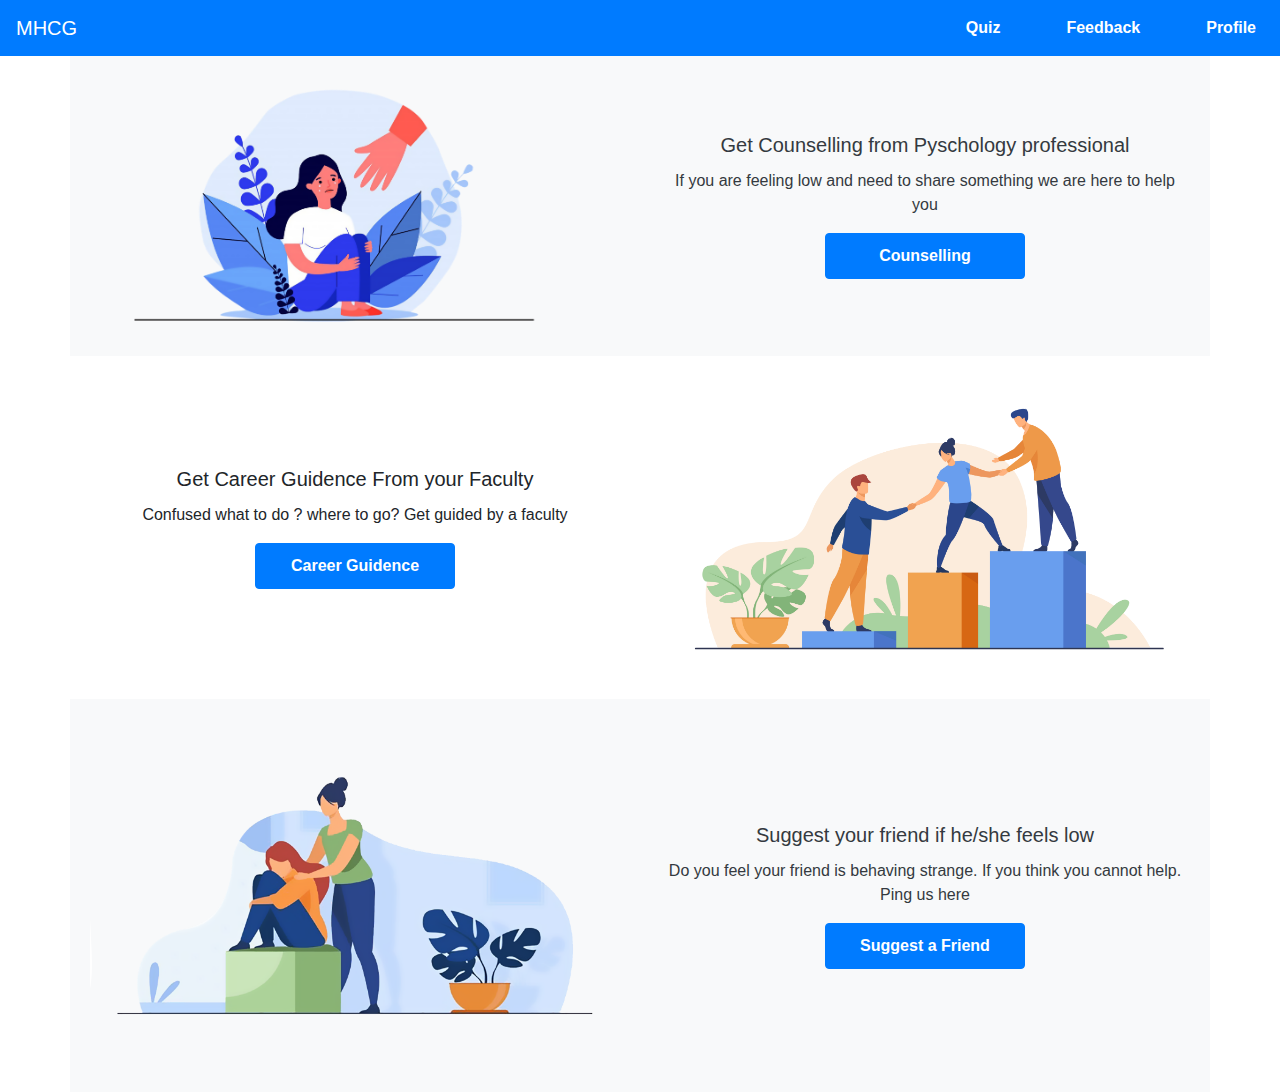
<file: index.html>
<html>
<head>
    <meta charset="utf-8">
    <meta name="viewport" content="width=device-width, initial-scale=1">
    <link rel="stylesheet" href="https://maxcdn.bootstrapcdn.com/bootstrap/4.5.2/css/bootstrap.min.css">
    <link rel="stylesheet" href="style.css">
    <script src="https://ajax.googleapis.com/ajax/libs/jquery/3.5.1/jquery.min.js"></script>
    <script src="https://cdnjs.cloudflare.com/ajax/libs/popper.js/1.16.0/umd/popper.min.js"></script>
    <script src="https://maxcdn.bootstrapcdn.com/bootstrap/4.5.2/js/bootstrap.min.js"></script>
    <title>Home</title>
</head>
<body>
  <nav class="navbar navbar-expand-sm bg-primary navbar-dark">
  
    <div>
      <a class="navbar-brand mb-0 h1  href="#">MHCG</a>
   </div>
    <button class="navbar-toggler" type="button" data-toggle="collapse" data-target="#collapsibleNavbar">
      <span class="navbar-toggler-icon"></span>
    </button>
    <div class="collapse navbar-collapse justify-content-end" id="collapsibleNavbar">
    <ul class="navbar-nav">
      <li class="nav-item active">
        <a class="nav-link" href="quiz.html">Quiz</a>
      </li>
      <li class="nav-item active">
        <a class="nav-link" href="feedback.html">Feedback</a>
      </li>
      <li class="nav-item active">
        <a class="nav-link" href="#">Profile</a>
      </li>
    </ul>
    </div>
  </nav>

  <div class="container">

    <div class="row d-flex flex-row align-items-center bg-light text-dark">
      <div class="col-sm-6">
        <div class="card-deck">
          <div class="card-body">
            <img class="card-img" src="images/counselling.png" alt="Card image cap">
          </div>
        </div>
      </div>

      <div class="col-sm-6">
        <div class="card-deck">
          <div class="card-body text-center">
            <h5 class="card-title">Get Counselling from Pyschology professional</h5>
            <p class="card-text">If you are feeling low and need 
              to share something we are here to help you</p>
            <a href="counselling.html" class="btn btn-primary">Counselling</a>
          </div>
        </div>
      </div>
    </div>

    <div class="row d-flex flex-row align-items-center">
      <div class="col-sm-6">
        <div class="card-deck">
          <div class="card-body text-center ">
            <h5 class="card-title">Get Career Guidence From your Faculty</h5>
            <p class="card-text">Confused what to do ? where to go?
              Get guided by a faculty</p>
            <a href="careerguidance.html" class="btn btn-primary">Career Guidence</a>
          </div>
        </div>
      </div>


      <div class="col-sm-6">
        <div class="card-deck">
          <div class="card-body">
            <img class="card-img" src="images/career.png" alt="Card image cap">
          </div>
        </div>
      </div>

    </div>


    <div class="row d-flex flex-row align-items-center bg-light text-dark">
      <div class="col-sm-6">
        <div class="card-deck">
          <div class="card-body">
            <img class="card-img" src="images/saf.png" alt="Card image cap">
          </div>
        </div>
      </div>

      <div class="col-sm-6">
        <div class="card-deck">
          <div class="card-body text-center">
            <h5 class="card-title ">Suggest your friend if he/she feels low</h5>
            <p class="card-text">Do you feel your friend is behaving strange.
              If you think you cannot help. Ping us here</p>
            <a href="Suggestafriend.html" class="btn btn-primary">Suggest a Friend</a>
          </div>
        </div>
      </div>
    </div>

  </div>




</body>
</html>
</file>
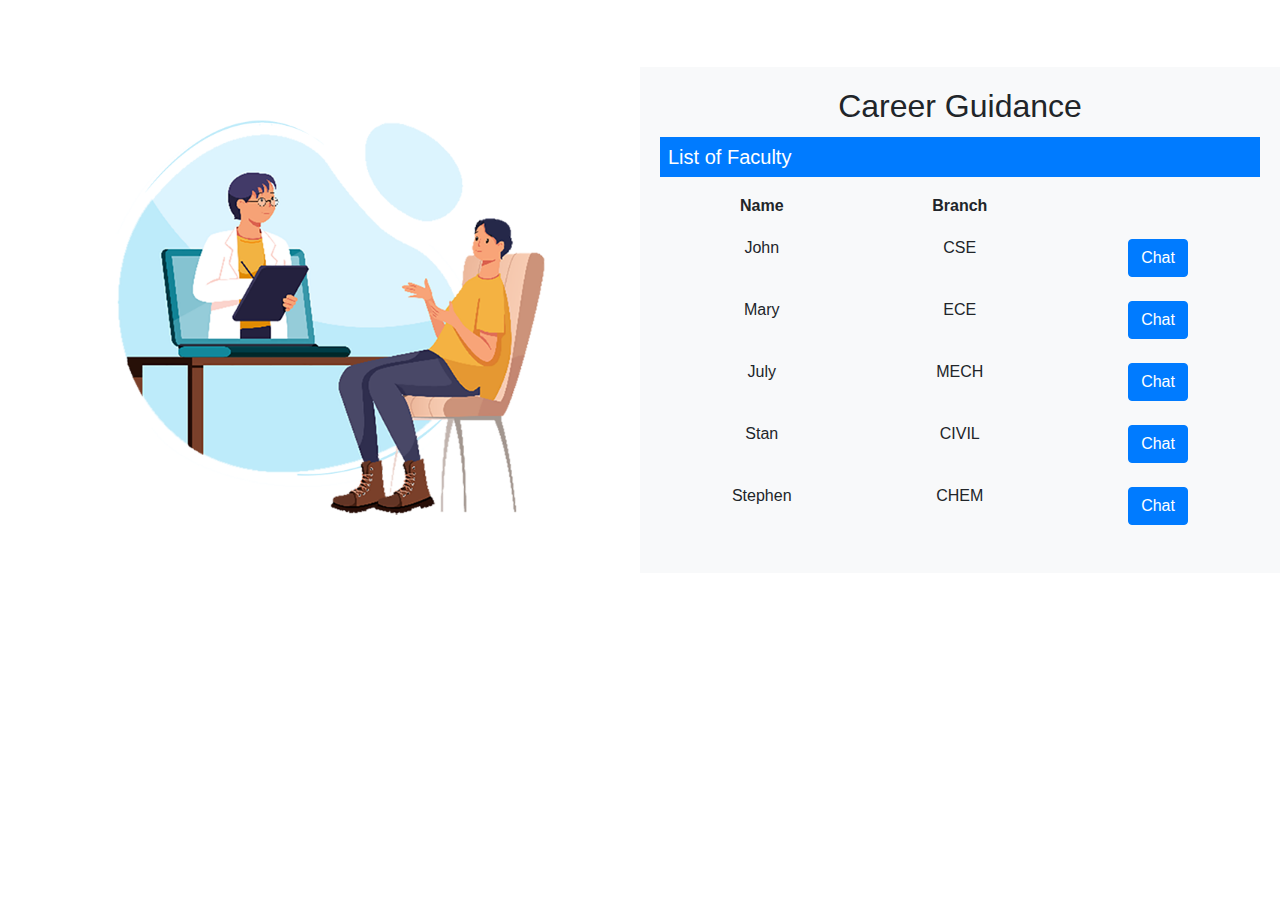
<file: careerguidance.html>
<html>
<head>
    <meta charset="utf-8">
    <meta name="viewport" content="width=device-width, initial-scale=1">
    <link rel="stylesheet" href="https://maxcdn.bootstrapcdn.com/bootstrap/4.5.2/css/bootstrap.min.css">
    <script src="https://ajax.googleapis.com/ajax/libs/jquery/3.5.1/jquery.min.js"></script>
    <script src="https://cdnjs.cloudflare.com/ajax/libs/popper.js/1.16.0/umd/popper.min.js"></script>
    <script src="https://maxcdn.bootstrapcdn.com/bootstrap/4.5.2/js/bootstrap.min.js"></script>
    <title>Career Guidance</title>
    </head>
    <body>
        <div class="container-fluid">

            <div class="row d-flex flex-row align-items-center">
              <div class="col-sm-6">
                <div class="card-deck">
                  <div class="card-body">
                    <img class="card-img" src="images/a.png" alt="Card image cap">
                  </div>
                </div>
                </div>

                <div class="col-sm-6">
                    <div class="card-deck bg-light">
                      <div class="card-body">
                        <h2 class="card-title text-center">Career Guidance</h2>
                            <h5 class="p-2 bg-primary text-white">List of Faculty</h5>
                        
                            <table class="table table-borderless text-center">
                                <thead>
                                  <tr>
                                    <th>Name</th>
                                    <th>Branch</th>
                                   
                                  </tr>
                                </thead>
                                <tbody>
                                  <tr>
                                    <td>John</td>
                                    <td>CSE</td>
                                    <td><a href="#" class="btn btn-primary">Chat</a></td>
                                  </tr>
                                  <tr>
                                    <td>Mary</td>
                                    <td>ECE</td>
                                    <td><a href="#" class="btn btn-primary">Chat</a></td>
                                  </tr>
                                  <tr>
                                    <td>July</td>
                                    <td>MECH</td>
                                    <td><a href="#" class="btn btn-primary">Chat</a></td>
                                  </tr>
                                  <tr>
                                    <td>Stan</td>
                                    <td>CIVIL</td>
                                    <td><a href="#" class="btn btn-primary">Chat</a></td>
                                  </tr>
                                  <tr>
                                    <td>Stephen</td>
                                    <td>CHEM</td>
                                    <td><a href="#" class="btn btn-primary">Chat</a></td>
                                  </tr>
                                </tbody>
                              </table>
                


              </div>
              </div>

              </div>
    </body>
</html>
</file>
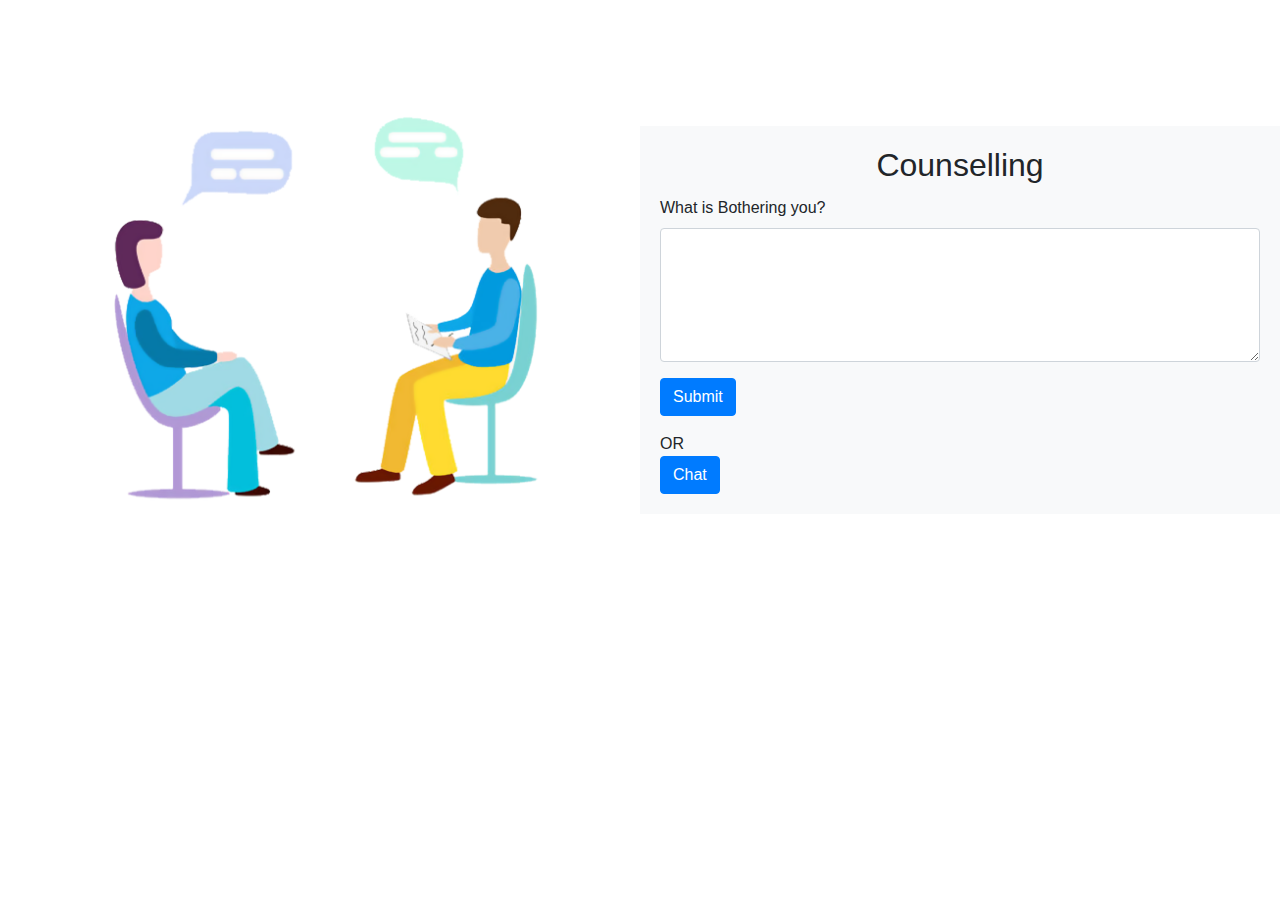
<file: counselling.html>
<html>
<head>
    <meta charset="utf-8">
    <meta name="viewport" content="width=device-width, initial-scale=1">
    <link rel="stylesheet" href="https://maxcdn.bootstrapcdn.com/bootstrap/4.5.2/css/bootstrap.min.css">
    <script src="https://ajax.googleapis.com/ajax/libs/jquery/3.5.1/jquery.min.js"></script>
    <script src="https://cdnjs.cloudflare.com/ajax/libs/popper.js/1.16.0/umd/popper.min.js"></script>
    <script src="https://maxcdn.bootstrapcdn.com/bootstrap/4.5.2/js/bootstrap.min.js"></script>
    <title>Counselling</title>
    </head>
    <body>
        <div class="container-fluid">

            <div class="row d-flex flex-row align-items-center">
              <div class="col-sm-6">
                <div class="card-deck">
                  <div class="card-body">
                    <img class="card-img" src="images/counsellingpage.png" alt="Card image cap">
                  </div>
                </div>
              </div>
        
              <div class="col-sm-6">
                <div class="card-deck bg-light">
                  <div class="card-body">
                    <h2 class="card-title text-center">Counselling</h2>
                    <form action="">
                    <div class="form-group">
                        <label for="comment">What is Bothering you?</label>
                        <textarea class="form-control" rows="5" id="comment"></textarea>
                      </div>
                      <button type="button" class="btn btn-primary">Submit</button>      
                  
                </form>
                OR
                <div><button type="button" class="btn btn-primary">Chat</button></div>
                </div>
            </div>
              </div>
            </div>
            </div>
    </body>
</file>
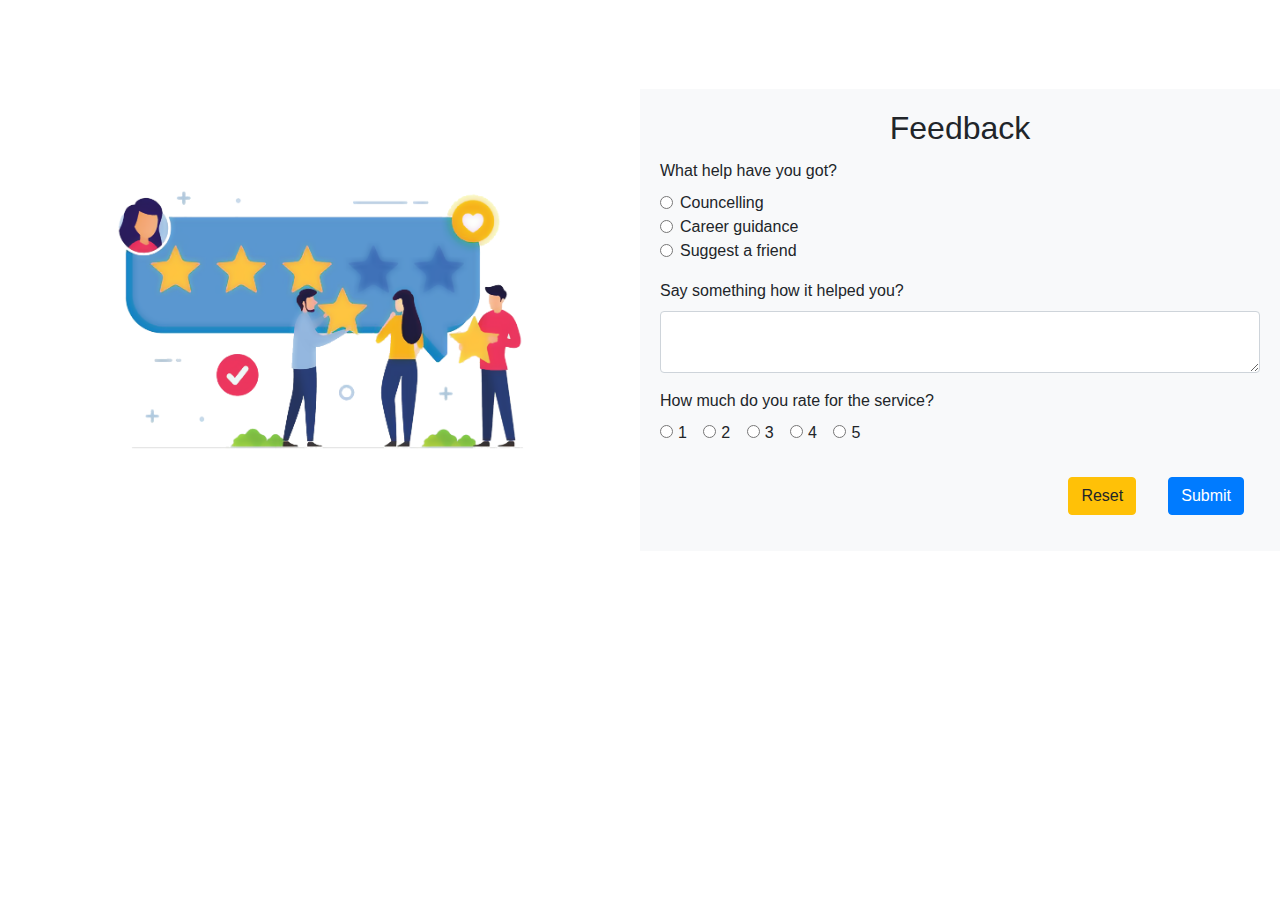
<file: feedback.html>
<html>
<head>
    <meta charset="utf-8">
    <meta name="viewport" content="width=device-width, initial-scale=1">
    <link rel="stylesheet" href="https://maxcdn.bootstrapcdn.com/bootstrap/4.5.2/css/bootstrap.min.css">
    <script src="https://ajax.googleapis.com/ajax/libs/jquery/3.5.1/jquery.min.js"></script>
    <script src="https://cdnjs.cloudflare.com/ajax/libs/popper.js/1.16.0/umd/popper.min.js"></script>
    <script src="https://maxcdn.bootstrapcdn.com/bootstrap/4.5.2/js/bootstrap.min.js"></script>
    <title>Feedback</title>
    </head>
    <body>
        <div class="container-fluid">

            <div class="row d-flex flex-row align-items-center">
              <div class="col-sm-6">
                <div class="card-deck">
                  <div class="card-body">
                    <img class="card-img" src="images/fd.png" alt="Card image cap">
                  </div>
                </div>
              </div>
        
              <div class="col-sm-6">
                <div class="card-deck bg-light">
                  <div class="card-body">
                    <h2 class="card-title text-center">Feedback</h2>
                    <form action="">
                        <div class="form-group">
                            <label for="comment">What help have you got?</label>
                            <div>
                                <div class="form-check">
                                    <label class="form-check-label">
                                    <input type="radio" class="form-check-input" name="service">Councelling
                                    </label>
                                    </div>
    
                                 <div class="form-check">
                                    <label class="form-check-label">
                                    <input type="radio" class="form-check-input" name="service">Career guidance
                                    </label>
                                    </div>
                                    
                                 <div class="form-check">
                                    <label class="form-check-label">
                                    <input type="radio" class="form-check-input" name="service">Suggest a friend
                                    </label>
                                    </div>
                                 </div>
                                 </div>

                            <div class="form-group">
                                <label for="comment">Say something how it helped you?</label>
                                <textarea class="form-control" rows="2" id="comment"></textarea>
                              </div>
                             

                              <div class="form-group">
                                <label for="comment">How much do you rate for the service?</label>
                                <div>
                                    <div class="form-check-inline">
                                        <label class="form-check-label">
                                        <input type="radio" class="form-check-input" name="rate">1
                                        </label>
                                        </div>
        
                                     <div class="form-check-inline">
                                        <label class="form-check-label">
                                        <input type="radio" class="form-check-input" name="rate">2
                                        </label>
                                        </div>
                                        
                                     <div class="form-check-inline">
                                        <label class="form-check-label">
                                        <input type="radio" class="form-check-input" name="rate">3
                                        </label>
                                        </div>
                                        
                                     <div class="form-check-inline">
                                        <label class="form-check-label">
                                        <input type="radio" class="form-check-input" name="rate">4
                                        </label>
                                        </div>
                                        
                                     <div class="form-check-inline">
                                        <label class="form-check-label">
                                        <input type="radio" class="form-check-input" name="rate">5
                                        </label>
                                        </div>
                                     </div>
                                     </div>

                                     

                                            
                   
                                                     <button type="button" class="btn btn-primary m-3 float-right">Submit</button>   
                                                     <button type="reset" class="btn btn-warning m-3 float-right">Reset</button> 
                </form>

                </div>
            </div>
            </div>
            </div>
            </div>
    </body>
</file>
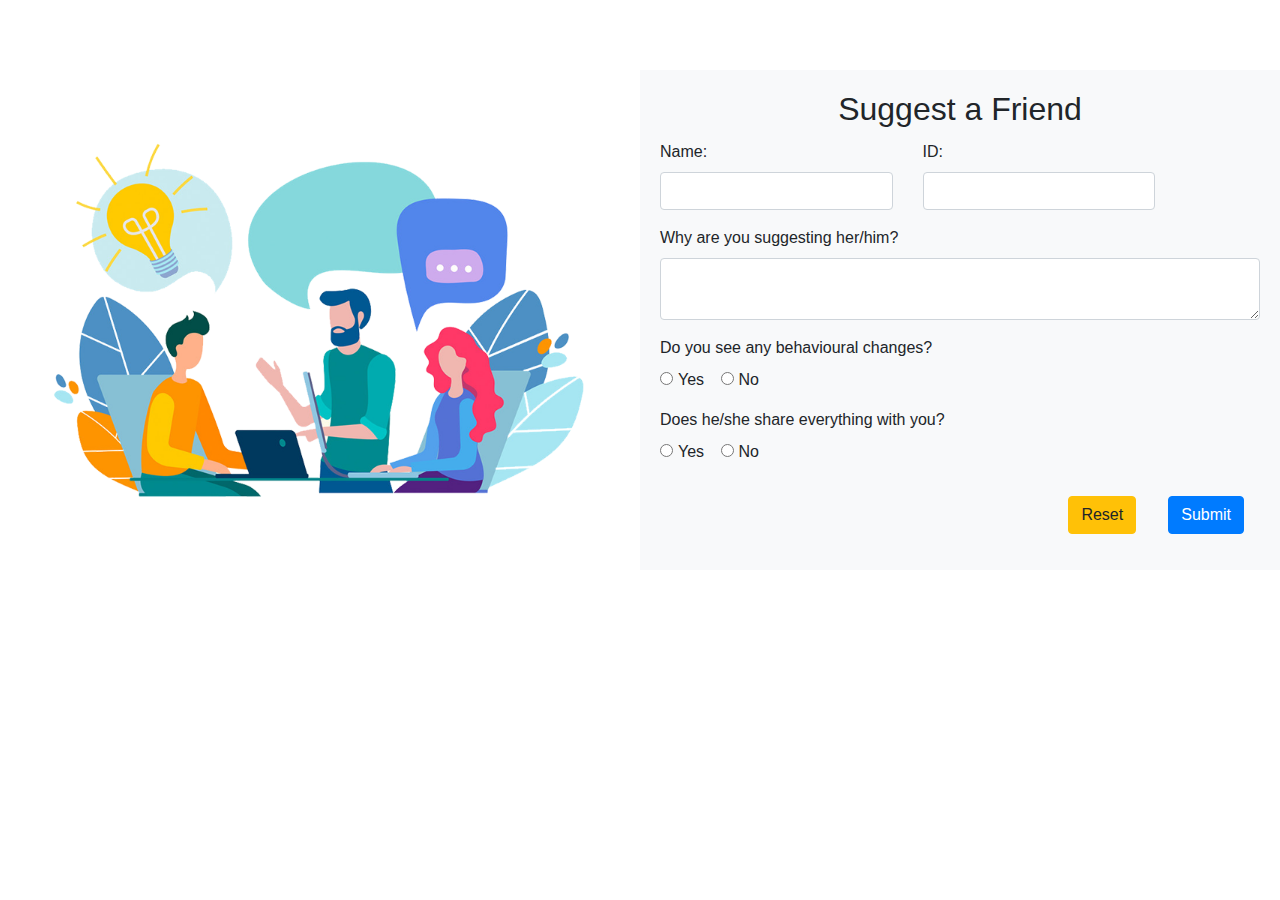
<file: Suggestafriend.html>
<html>
<head>
    <meta charset="utf-8">
    <meta name="viewport" content="width=device-width, initial-scale=1">
    <link rel="stylesheet" href="https://maxcdn.bootstrapcdn.com/bootstrap/4.5.2/css/bootstrap.min.css">
    <script src="https://ajax.googleapis.com/ajax/libs/jquery/3.5.1/jquery.min.js"></script>
    <script src="https://cdnjs.cloudflare.com/ajax/libs/popper.js/1.16.0/umd/popper.min.js"></script>
    <script src="https://maxcdn.bootstrapcdn.com/bootstrap/4.5.2/js/bootstrap.min.js"></script>
    <title>Suggest a Friend</title>
    </head>
    <body>
        <div class="container-fluid">

            <div class="row d-flex flex-row align-items-center">
              <div class="col-sm-6">
                <div class="card-deck">
                  <div class="card-body">
                    <img class="card-img" src="images/sf.png" alt="Card image cap">
                  </div>
                </div>
              </div>
        
              <div class="col-sm-6">
                <div class="card-deck bg-light">
                  <div class="card-body">
                    <h2 class="card-title text-center">Suggest a Friend</h2>
                    <form action="">
                        <div class="row">
                        <div class="col-sm-5 form-group">
                            <label for="usr">Name:</label>
                            <input type="text" class="form-control" id="name">
                          </div>

                          <div class="col-sm-5 form-group">
                            <label for="usr">ID:</label>
                            <input type="text" class="form-control" id="name">
                          </div>
                   
                            </div>

                            <div class="form-group">
                                <label for="comment">Why are you suggesting her/him?</label>
                                <textarea class="form-control" rows="2" id="comment"></textarea>
                              </div>
                             


                                     <div class="form-group">
                                        <label for="comment">Do you see any behavioural changes?</label>
                                        <div>
                                            <div class="form-check-inline">
                                                <label class="form-check-label">
                                                <input type="radio" class="form-check-input" name="changes">Yes
                                                </label>
                                                </div>
                
                                             <div class="form-check-inline">
                                                <label class="form-check-label">
                                                <input type="radio" class="form-check-input" name="changes">No
                                                </label>
                                                </div>
                                             </div>
                                             </div>

                                             <div class="form-group">
                                                <label for="comment">Does he/she share everything with you?</label>
                                                <div>
                                                    <div class="form-check-inline">
                                                        <label class="form-check-label">
                                                        <input type="radio" class="form-check-input" name="changes">Yes
                                                        </label>
                                                        </div>
                        
                                                     <div class="form-check-inline">
                                                        <label class="form-check-label">
                                                        <input type="radio" class="form-check-input" name="changes">No
                                                        </label>
                                                        </div>
                                                     </div>
                                                     </div>
                           
                   
                                                     <button type="button" class="btn btn-primary m-3 float-right">Submit</button>   
                                                     <button type="reset" class="btn btn-warning m-3 float-right">Reset</button> 
                </form>

                </div>
            </div>
            </div>
            </div>
            </div>
    </body>
</file>
<file: style.css>
.nav-item{
    font-weight: bold;
    margin-left: 50px;
}

.block{
    margin:150px 0px;
    align-items: center;
}
.innerblock{
    padding-top: 30px;
}

.btn{
    width: 200px;
    padding: 10px;
    font-weight: bold;
}
</file>
